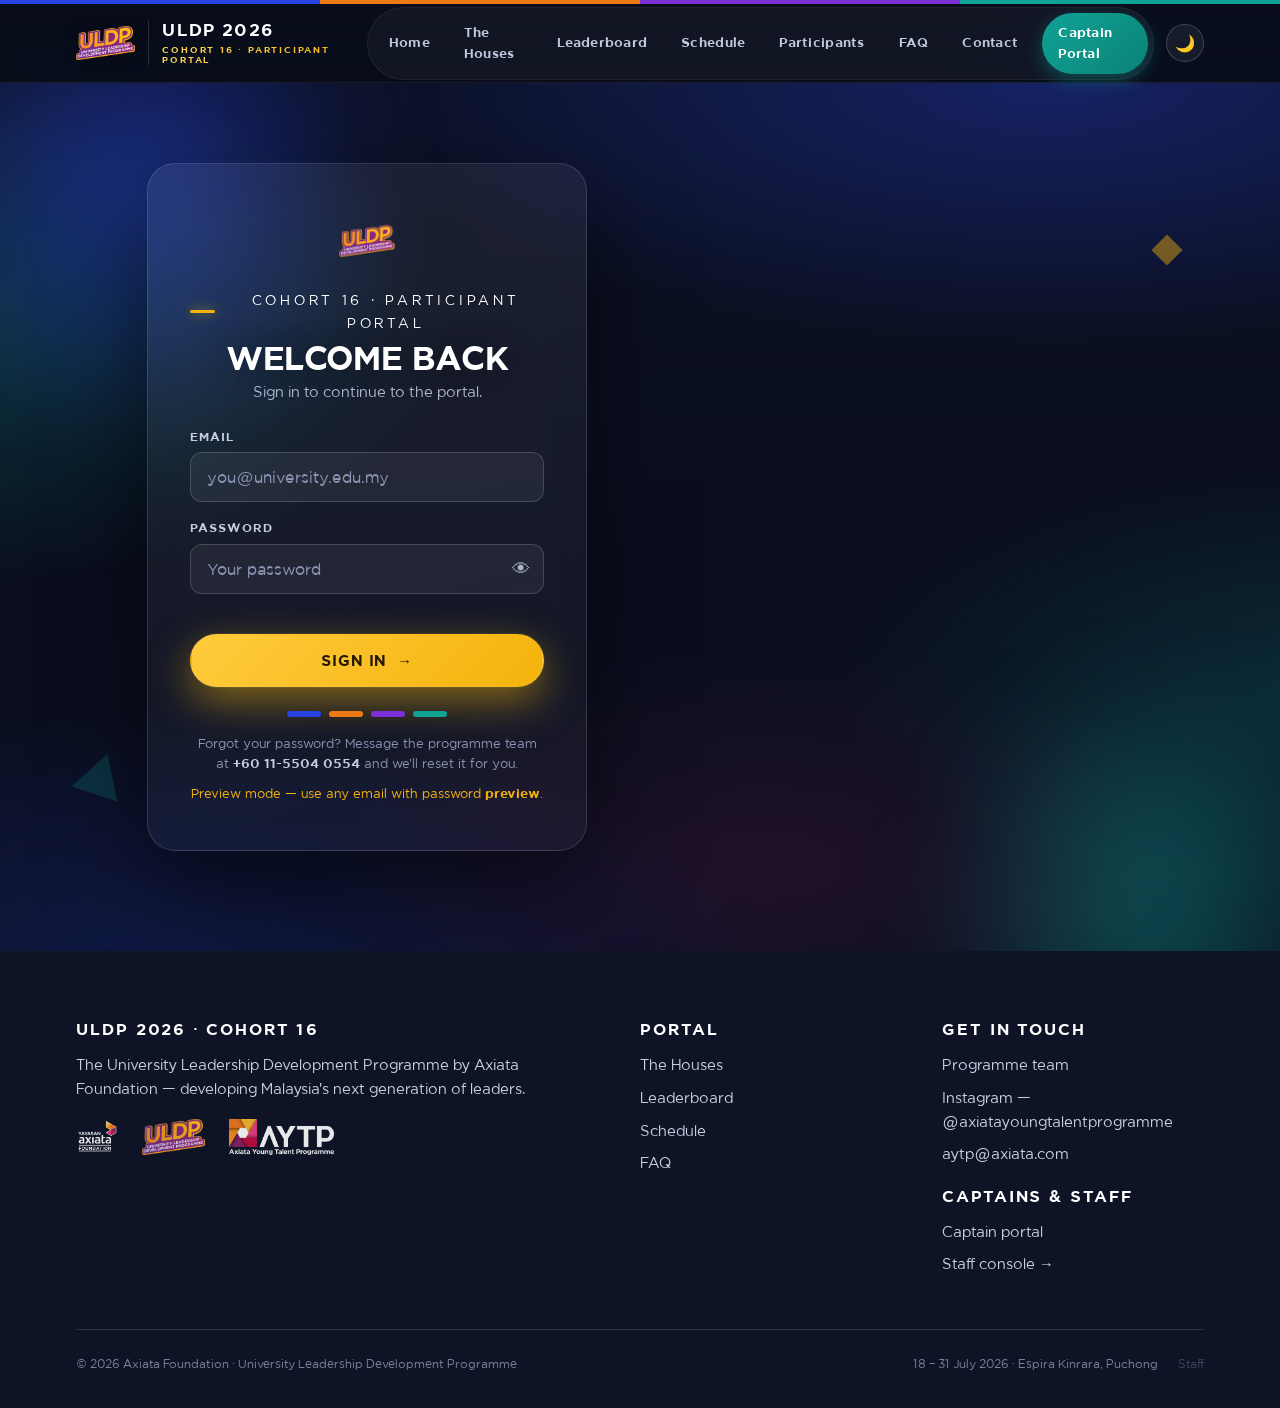
<file: index.html>
<!DOCTYPE html>
<html lang="en">
<head>
<meta charset="UTF-8">
<meta name="viewport" content="width=device-width, initial-scale=1.0">
<script src="assets/js/theme.js"></script>
<script src="assets/js/gate.js"></script>
<title>ULDP 2026 · Cohort 16 — Participant Portal</title>
<meta name="description" content="The official participant portal for the Axiata Foundation University Leadership Development Programme 2026 — Cohort 16. 18–31 July 2026.">
<meta property="og:title" content="ULDP 2026 · Cohort 16 — Participant Portal">
<meta property="og:description" content="Belong. Grow. Compete. Your home base for ULDP 2026.">
<meta property="og:image" content="assets/img/og/og-cover.jpg">
<meta property="og:type" content="website">
<link rel="icon" href="favicon.ico?v=2">
<link rel="icon" type="image/png" sizes="48x48" href="favicon-32.png?v=2">
<link rel="apple-touch-icon" href="apple-touch-icon.png?v=2">
<link rel="stylesheet" href="assets/css/styles.css?v=26">
</head>
<body data-page="index">
<header class="site"></header>

<!-- HERO + PROOF share one dark canvas for a seamless transition -->
<div class="herostack">
<!-- HERO (two-column, dark cinematic) -->
<div class="hero dark">
  <span class="geo tri-teal" style="left:3%;bottom:14%"></span>
  <span class="geo dia-yellow" style="right:46%;top:14%"></span>
  <div class="wrap">
    <div>
      <p class="eyebrow">Axiata Foundation · ULDP</p>
      <h1>ULDP <span class="txt-grad">2026</span><br>Cohort 16</h1>
      <p class="sub">One hundred of Malaysia's most promising undergraduates. Fourteen days that change how you lead.</p>
      <div class="meta">
        <span>📅 18 – 31 July 2026</span>
        <span>📍 Espira Kinrara, Puchong</span>
      </div>
      <div class="cta">
        <a class="btn btn-primary" href="houses.html">Meet the Houses <span class="arr">→</span></a>
        <a class="btn btn-ghost" href="schedule.html">See the journey</a>
      </div>
    </div>
    <div class="photo">
      <img src="assets/img/photos/hero-home.jpg" alt="ULDP participants on stage">
      <div class="badge"><b>C16</b><small>BELONG · GROW · COMPETE</small></div>
    </div>
  </div>
</div>

<!-- PROOF (stats + alumni) — dark, flows out of the hero -->
<div class="proof">
  <!-- STATS -->
  <div class="stats">
    <div class="st"><b>900+</b><small>Applicants</small></div>
    <div class="st"><b>100</b><small>Participants</small></div>
    <div class="st"><b>04</b><small>Houses</small></div>
  </div>

  <!-- ALUMNI STRIP -->
  <div class="alumni">
    <p class="lab">ULDP graduates now build careers at</p>
    <div class="strip" aria-label="Organisations where ULDP and AYTP alumni work">
      <div class="track">
        <span>McKinsey &amp; Company</span><span>Bain &amp; Company</span><span>JP Morgan Chase</span><span>Deloitte</span><span>EY</span><span>Oliver Wyman</span><span>Bank Negara Malaysia</span><span>Permodalan Nasional Berhad</span><span>Maybank</span><span>CIMB</span><span>Khazanah Nasional</span><span>Citi</span><span>NVIDIA</span>
        <span>McKinsey &amp; Company</span><span>Bain &amp; Company</span><span>JP Morgan Chase</span><span>Deloitte</span><span>EY</span><span>Oliver Wyman</span><span>Bank Negara Malaysia</span><span>Permodalan Nasional Berhad</span><span>Maybank</span><span>CIMB</span><span>Khazanah Nasional</span><span>Citi</span><span>NVIDIA</span>
      </div>
    </div>
  </div>
</div>
</div><!-- /herostack -->

<!-- PILLARS — feature ledger -->
<section>
  <div class="wrap">
    <div class="sechead">
      <div>
        <span class="index">01</span>
        <p class="eyebrow" style="margin-top:14px">Your ULDP experience</p>
        <h2>Belong. Grow.<br><span class="txt-grad">Compete.</span></h2>
      </div>
      <p class="lead">Three experiences that start before you arrive — and follow you all the way to graduation night.</p>
    </div>
    <div class="featlist">
      <div class="featrow reveal" style="--accent:var(--visionaries)">
        <div class="n">01</div>
        <div class="ft"><h3>Belong — Your House</h3><p>One of four Houses becomes your home team — your loudest supporters and your family for the entire programme.</p></div>
        <div class="ico">🏠</div>
      </div>
      <div class="featrow reveal" style="--accent:var(--connectors)">
        <div class="n">02</div>
        <div class="ft"><h3>Grow — The Programme</h3><p>A virtual bootcamp and an eight-day residential intensive with ThinkCodex and Axiata leaders. Real practice, real feedback.</p></div>
        <div class="ico">🌱</div>
      </div>
      <div class="featrow reveal" style="--accent:var(--builders)">
        <div class="n">03</div>
        <div class="ft"><h3>Compete — The Race</h3><p>Your House earns points from day one. Live standings, a long race, and a championship decided at graduation night.</p></div>
        <div class="ico">🏆</div>
      </div>
    </div>
  </div>
</section>

<!-- JOURNEY — step rail (dark moment) -->
<section class="band-deep">
  <span class="geo tri-teal" style="left:4%;top:14%"></span>
  <span class="geo dia-yellow" style="right:6%;bottom:16%"></span>
  <div class="wrap">
    <div class="sechead">
      <div>
        <span class="index">02</span>
        <p class="eyebrow" style="margin-top:14px">The journey</p>
        <h2>From first hello<br>to graduation night</h2>
      </div>
      <p class="lead">Five phases, one arc — from the day the cohort comes alive online to the night the Championship is decided.</p>
    </div>
    <div class="steprail">
      <div class="stp reveal" style="--accent:var(--connectors)">
        <div class="dot">01</div><div class="date">18 Jun – 17 Jul</div><h4>Pre-Programme</h4><p>Meet your cohort and your House online — before you ever meet.</p>
      </div>
      <div class="stp reveal" style="--accent:var(--visionaries)">
        <div class="dot">02</div><div class="date">18 – 21 Jul</div><h4>Virtual Bootcamp</h4><p>Four days on Zoom. Sessions, House moments, a few surprises.</p>
      </div>
      <div class="stp reveal" style="--accent:var(--builders)">
        <div class="dot">03</div><div class="date">23 – 31 Jul</div><h4>Physical Bootcamp</h4><p>Eight days, seven nights at Espira Kinrara. The full experience, live.</p>
      </div>
      <div class="stp reveal" style="--accent:var(--pink)">
        <div class="dot">04</div><div class="date">31 Jul</div><h4>Graduation</h4><p>Awards, the House Championship, and a night to remember.</p>
      </div>
    </div>
    <p style="margin-top:46px"><a class="btn btn-primary" href="schedule.html">Full schedule &amp; what to bring <span class="arr">→</span></a></p>
  </div>
</section>

<!-- HOUSES — tile deck -->
<section>
  <div class="wrap">
    <div class="sechead">
      <div>
        <span class="index">03</span>
        <p class="eyebrow" style="margin-top:14px">The four houses</p>
        <h2>Which one will<br>you call home?</h2>
      </div>
      <p class="lead">Visionaries. Builders. Purpose. Connectors. Four identities, one championship — revealed on House Reveal Day.</p>
    </div>
    <div class="housedeck">
      <a class="htile visionaries reveal" href="houses.html">
        <div class="num">01</div>
        <img class="emblem" src="assets/img/house-emblems/visionaries.png" alt="House of Visionaries emblem">
        <div><h3>Visionaries</h3><p class="tagline">The edge is the mind.</p><div class="go">Enter →</div></div>
      </a>
      <a class="htile builders reveal" href="houses.html">
        <div class="num">02</div>
        <img class="emblem" src="assets/img/house-emblems/builders.png" alt="House of Builders emblem">
        <div><h3>Builders</h3><p class="tagline">The edge is discipline.</p><div class="go">Enter →</div></div>
      </a>
      <a class="htile purpose reveal" href="houses.html">
        <div class="num">03</div>
        <img class="emblem" src="assets/img/house-emblems/purpose.png" alt="House of Purpose emblem">
        <div><h3>Purpose</h3><p class="tagline">The edge is meaning.</p><div class="go">Enter →</div></div>
      </a>
      <a class="htile connectors reveal" href="houses.html">
        <div class="num">04</div>
        <img class="emblem" src="assets/img/house-emblems/connectors.png" alt="House of Connectors emblem">
        <div><h3>Connectors</h3><p class="tagline">The edge is execution.</p><div class="go">Enter →</div></div>
      </a>
    </div>
  </div>
</section>

<!-- LEADERBOARD TEASER (dark moment) -->
<section class="band-deep">
  <span class="geo dia-yellow" style="left:6%;top:22%"></span>
  <span class="geo tri-teal" style="right:6%;bottom:20%"></span>
  <div class="wrap center">
    <p class="eyebrow reveal">The race</p>
    <h2 class="reveal" style="margin:14px 0">One leaderboard.<br>Four houses. <span class="txt-grad">No mercy.</span></h2>
    <p class="lead reveal">Standings go live on Reveal Day and update all programme long. How points are earned? You'll find out when it matters.</p>
    <div class="lbtease reveal">
      <div class="tr"><div class="nm">Visionaries</div><div class="tk"><i style="--w:84%;background:var(--visionaries)"></i></div></div>
      <div class="tr"><div class="nm">Builders</div><div class="tk"><i style="--w:72%;background:var(--builders)"></i></div></div>
      <div class="tr"><div class="nm">Connectors</div><div class="tk"><i style="--w:63%;background:var(--connectors)"></i></div></div>
      <div class="tr"><div class="nm">Purpose</div><div class="tk"><i style="--w:54%;background:var(--purpose)"></i></div></div>
    </div>
    <p class="reveal" style="font-size:.8rem;color:#79809c;margin-top:14px">Illustrative only — the real board unlocks on House Reveal Day.</p>
    <p style="margin-top:30px" class="reveal"><a class="btn btn-primary" href="leaderboard.html">View the standings <span class="arr">→</span></a></p>
  </div>
</section>

<footer class="site"></footer>
<script src="assets/js/config.js"></script>
<script src="assets/js/include.js"></script>
<script src="assets/js/main.js"></script>
</body>
</html>
</file>
<file: assets/css/styles.css>
/* ============================================================
   ULDP 2026 · Cohort 16 — Participant Portal
   v3 "BRIGHT EDITORIAL" — light, bold, modern.
   Light-first canvas, oversized condensed display type, soft
   rounded cards, house-colour accents, dark bands used sparingly
   for drama, grounded by a dark footer.
   ============================================================ */

/* ---------- Fonts ---------- */
@font-face{font-family:'Axiata';src:url('../fonts/AxiataBook.ttf') format('truetype');font-weight:400;font-style:normal;font-display:swap}
@font-face{font-family:'Axiata';src:url('../fonts/AxiataBookItalic.ttf') format('truetype');font-weight:400;font-style:italic;font-display:swap}
@font-face{font-family:'Axiata';src:url('../fonts/AxiataMedium.ttf') format('truetype');font-weight:500;font-style:normal;font-display:swap}
@font-face{font-family:'Axiata';src:url('../fonts/AxiataBold.ttf') format('truetype');font-weight:700;font-style:normal;font-display:swap}
@font-face{font-family:'DIN Condensed';src:url('../fonts/DINCondensedBold.ttf') format('truetype');font-weight:700;font-style:normal;font-display:swap}

/* ---------- Tokens ---------- */
:root{
  /* ----- default theme = DARK ----- */
  --bg:#0A0E1A; --paper:#141C30; --cream:#11182B;
  --ink:#ECEEF6; --ink-soft:#B4BDD4; --muted:#828BA6;
  --line:#28324C; --line-soft:#1E2740;
  --dark:#0E1426; --dark2:#141B33; --dark3:#1E2A4A;
  --visionaries:#2742E0; --builders:#EE7A12; --purpose:#7C2FD6; --connectors:#0FA295;
  --yellow:#F5B30C; --pink:#E0247E; --teal:#0FA295;
  --maxw:1180px; --radius:16px; --radius-lg:28px;
  --shadow:0 10px 30px rgba(0,0,0,.4); --shadow-lg:0 26px 60px rgba(0,0,0,.55);
  --display:'Axiata','Inter',-apple-system,Segoe UI,sans-serif;
  --body:'Axiata','Inter',-apple-system,Segoe UI,sans-serif;
  --num:'DIN Condensed','Oswald','Arial Narrow',sans-serif;
}
/* ----- LIGHT theme override ----- */
html[data-theme="light"]{
  --bg:#FBFAF5; --paper:#FFFFFF; --cream:#F1EDE1;
  --ink:#12172A; --ink-soft:#3C4258; --muted:#6E748A;
  --line:#E7E2D5; --line-soft:#EFEBE0;
  --shadow:0 10px 30px rgba(20,24,43,.08); --shadow-lg:0 26px 60px rgba(20,24,43,.13);
}

/* ---------- Reset / base ---------- */
*,*::before,*::after{box-sizing:border-box;margin:0;padding:0}
html{scroll-behavior:smooth;-webkit-text-size-adjust:100%}
body{font-family:var(--body);background:var(--bg);color:var(--ink);line-height:1.6;font-size:16px;-webkit-font-smoothing:antialiased;overflow-x:hidden}
img{max-width:100%;display:block}
a{color:inherit;text-decoration:none}
.wrap{max-width:var(--maxw);margin:0 auto;padding:0 26px}
section{padding:92px 0;position:relative}
::selection{background:var(--yellow);color:#000}

/* ---------- Type ---------- */
h1,h2,h3,h4{font-weight:700;line-height:1}
.display,h1,h2{font-family:var(--display);font-weight:700;text-transform:uppercase;letter-spacing:-.012em;line-height:1.04;color:var(--ink)}
h1{font-size:clamp(2.5rem,6.4vw,5rem)}
h2{font-size:clamp(1.85rem,4.2vw,3.2rem)}
h3{font-family:var(--body);font-weight:700;font-size:1.2rem;line-height:1.2;color:var(--ink)}
h4{color:var(--ink)}
p{color:var(--ink-soft)}
.lead{font-size:clamp(1.05rem,1.55vw,1.28rem);color:var(--muted);max-width:60ch;line-height:1.55}
.center{text-align:center}.center .lead{margin-left:auto;margin-right:auto}

.eyebrow,.kicker{font-family:var(--display);text-transform:uppercase;letter-spacing:.26em;font-size:.9rem;color:var(--ink);display:inline-flex;align-items:center;gap:12px}
.eyebrow::before,.kicker::before{content:"";width:28px;height:3px;background:var(--connectors);border-radius:2px}
.center .eyebrow,.center .kicker{justify-content:center}
.index{font-family:var(--display);font-size:clamp(3rem,8vw,7rem);line-height:.8;color:transparent;-webkit-text-stroke:1.5px rgba(255,255,255,.18)}
html[data-theme="light"] .index{-webkit-text-stroke-color:rgba(18,23,42,.16)}

.mark{position:relative;white-space:nowrap}
.mark::after{content:"";position:absolute;left:-.04em;right:-.04em;bottom:.06em;height:.34em;background:var(--yellow);z-index:-1;transform:skewX(-9deg)}
.txt-grad{background:linear-gradient(100deg,var(--connectors),var(--visionaries));-webkit-background-clip:text;background-clip:text;-webkit-text-fill-color:transparent}

/* ---------- Scroll progress + header ---------- */
.scrollbar{position:fixed;top:0;left:0;height:3px;width:0;background:linear-gradient(90deg,var(--connectors),var(--yellow),var(--pink));z-index:120;box-shadow:0 0 12px rgba(245,179,12,.5)}
header.site{position:sticky;top:0;z-index:100;background:linear-gradient(180deg,rgba(9,13,26,.86),rgba(9,13,26,.72));backdrop-filter:blur(18px) saturate(140%);-webkit-backdrop-filter:blur(18px) saturate(140%);border-bottom:1px solid rgba(255,255,255,.07);transition:background .3s,box-shadow .3s,border-color .3s}
header.site.scrolled{background:rgba(8,11,22,.94);box-shadow:0 14px 40px rgba(0,0,0,.4);border-bottom-color:rgba(255,255,255,.1)}
.house-strip{display:flex;height:4px}
.house-strip span{flex:1}
.house-strip .s1{background:var(--visionaries)}.house-strip .s2{background:var(--builders)}
.house-strip .s3{background:var(--purpose)}.house-strip .s4{background:var(--connectors)}
.nav{display:flex;align-items:center;justify-content:space-between;height:78px;transition:height .3s}
header.site.scrolled .nav{height:66px}
.nav .brand{display:flex;align-items:center;gap:13px;position:relative}
.nav .brand img{height:34px;width:auto;filter:drop-shadow(0 2px 8px rgba(0,0,0,.4));transition:height .3s}
header.site.scrolled .nav .brand img{height:30px}
.nav .brand .t{font-family:var(--display);font-weight:700;text-transform:uppercase;font-size:1.04rem;letter-spacing:.07em;line-height:1.12;color:#fff;padding-left:13px;border-left:1px solid rgba(255,255,255,.14)}
.nav .brand .t small{display:block;margin-top:5px;font-family:var(--display);font-weight:700;font-size:.56rem;background:linear-gradient(100deg,#FFD75A,var(--yellow));-webkit-background-clip:text;background-clip:text;-webkit-text-fill-color:transparent;letter-spacing:.2em}
@media(max-width:460px){.nav .brand .t{border-left:0;padding-left:0}.nav .brand .t small{display:none}}
.nav ul{display:flex;gap:2px;list-style:none;align-items:center;background:rgba(255,255,255,.04);border:1px solid rgba(255,255,255,.06);padding:5px;border-radius:999px}
.nav ul li{display:flex}
.nav ul a{position:relative;display:block;padding:9px 16px;border-radius:999px;color:#c2c8de;font-size:.84rem;font-weight:600;letter-spacing:.02em;transition:color .25s,background .25s}
.nav ul a:hover{color:#fff;background:rgba(255,255,255,.07)}
.nav ul a.active{color:#0b1020;background:linear-gradient(135deg,#FFD75A,var(--yellow));box-shadow:0 6px 18px rgba(245,179,12,.4)}
.nav ul a[data-page="captain"]{color:#fff;background:linear-gradient(135deg,var(--connectors),#0c8378);box-shadow:0 6px 18px rgba(15,162,149,.4);margin-left:6px}
.nav ul a[data-page="captain"]:hover{color:#fff;background:linear-gradient(135deg,#13bcab,var(--connectors));box-shadow:0 10px 24px rgba(15,162,149,.55)}
.nav ul a[data-page="captain"].active{color:#fff;background:linear-gradient(135deg,#13bcab,var(--connectors))}
.nav-right{display:flex;align-items:center;gap:12px}
.theme-tog{width:38px;height:38px;border-radius:50%;border:1px solid rgba(255,255,255,.18);background:rgba(255,255,255,.06);color:#fff;cursor:pointer;font-size:1.02rem;line-height:1;display:inline-flex;align-items:center;justify-content:center;transition:background .2s,transform .2s;flex-shrink:0}
.theme-tog:hover{background:rgba(255,255,255,.14);transform:translateY(-1px)}
.nav .burger{display:none;background:none;border:0;cursor:pointer;padding:8px;z-index:2}
.nav .burger span{display:block;width:25px;height:2px;background:#fff;margin:6px 0;border-radius:2px;transition:.25s}
.nav .burger[aria-expanded="true"] span:nth-child(1){transform:translateY(8px) rotate(45deg)}
.nav .burger[aria-expanded="true"] span:nth-child(2){opacity:0}
.nav .burger[aria-expanded="true"] span:nth-child(3){transform:translateY(-8px) rotate(-45deg)}
@media(max-width:960px){
  .nav .burger{display:block}
  .nav ul{position:fixed;inset:84px 12px auto 12px;background:rgba(16,21,40,.96);backdrop-filter:blur(18px);-webkit-backdrop-filter:blur(18px);border:1px solid rgba(255,255,255,.1);flex-direction:column;align-items:stretch;padding:12px;gap:4px;border-radius:20px;transform:translateY(-140%);opacity:0;transition:transform .35s cubic-bezier(.16,1,.3,1),opacity .25s;box-shadow:0 30px 70px rgba(0,0,0,.5)}
  .nav ul.open{transform:translateY(0);opacity:1}
  .nav ul li{display:block}
  .nav ul a{padding:14px 16px;border-radius:14px;font-size:1rem}
  .nav ul a[data-page="captain"]{margin-left:0;margin-top:4px}
}

/* ---------- Buttons ---------- */
.btn{display:inline-flex;align-items:center;gap:10px;padding:15px 30px;border-radius:999px;font-family:var(--body);font-weight:700;text-transform:uppercase;letter-spacing:.06em;font-size:.92rem;cursor:pointer;border:2px solid transparent;transition:transform .2s cubic-bezier(.3,.9,.3,1),box-shadow .2s,background .2s,color .2s,border-color .2s}
.btn:hover{transform:translateY(-3px)}
.btn:active{transform:translateY(-1px)}
.btn-primary{background:linear-gradient(135deg,#FFCB3D,var(--yellow));color:#241900;box-shadow:0 10px 24px rgba(245,179,12,.34)}
.btn-primary:hover{box-shadow:0 16px 38px rgba(245,179,12,.48)}
.btn-ghost{background:transparent;color:var(--ink);border-color:var(--ink)}
.btn-ghost:hover{background:var(--ink);color:#fff;box-shadow:0 12px 28px rgba(18,23,42,.22)}
.btn-navy{background:linear-gradient(135deg,var(--dark3),var(--dark));color:#fff;box-shadow:0 10px 24px rgba(14,20,38,.3)}
.btn-navy:hover{box-shadow:0 16px 38px rgba(14,20,38,.44)}
.btn .arr{transition:transform .2s}.btn:hover .arr{transform:translateX(5px)}

/* ---------- Marquee + Alumni strip ---------- */
.marquee{border-top:1px solid var(--line);border-bottom:1px solid var(--line);padding:16px 0;overflow:hidden;background:var(--ink)}
.marquee .track{display:flex;gap:46px;white-space:nowrap;width:max-content;animation:scroll-x 28s linear infinite}
.marquee span{font-family:var(--display);text-transform:uppercase;font-size:1.45rem;letter-spacing:.05em;color:#79809c;display:inline-flex;align-items:center;gap:46px}
.marquee span::after{content:"●";color:var(--yellow);font-size:.6rem}
@keyframes scroll-x{to{transform:translateX(-50%)}}

.alumni{background:var(--paper);border-top:1px solid var(--line);border-bottom:1px solid var(--line);padding:34px 0}
.alumni .lab{text-align:center;font-family:var(--display);text-transform:uppercase;letter-spacing:.22em;font-size:.82rem;color:var(--muted);margin-bottom:20px}
.alumni .lab b{color:var(--ink)}
.alumni .strip{overflow:hidden;-webkit-mask-image:linear-gradient(90deg,transparent,#000 9%,#000 91%,transparent);mask-image:linear-gradient(90deg,transparent,#000 9%,#000 91%,transparent)}
.alumni .track{display:flex;gap:52px;width:max-content;align-items:center;animation:scroll-x 34s linear infinite}
.alumni .track span{font-family:var(--display);text-transform:uppercase;font-size:1.55rem;letter-spacing:.02em;color:var(--ink);opacity:.5;white-space:nowrap;transition:opacity .2s,color .2s}
.alumni .track span:hover{opacity:1;color:var(--connectors)}
.alumni:hover .track,.marquee:hover .track{animation-play-state:paused}
@media(prefers-reduced-motion:reduce){.marquee .track,.alumni .track{animation:none}.alumni .strip{-webkit-mask-image:none;mask-image:none;overflow:auto}}

/* ---------- Hero (original two-column, light) ---------- */
.hero{position:relative;overflow:hidden;background:
  radial-gradient(90% 80% at 92% -10%,rgba(39,66,224,.10),transparent 55%),
  radial-gradient(80% 70% at -5% 110%,rgba(15,162,149,.12),transparent 55%),
  linear-gradient(180deg,var(--paper),var(--bg))}
.hero .wrap{position:relative;z-index:2;display:grid;grid-template-columns:1.08fr .92fr;gap:50px;align-items:center;padding-top:70px;padding-bottom:80px}
.hero.solo .wrap{grid-template-columns:1fr;max-width:920px}
.hero h1{color:var(--ink);margin-bottom:6px}
.hero p.sub{color:var(--ink-soft);font-size:clamp(1.05rem,1.5vw,1.25rem);max-width:50ch;margin:22px 0 4px;line-height:1.5}
.hero .meta{display:flex;flex-wrap:wrap;gap:10px;margin-top:24px}
.hero .meta span{border:1px solid var(--line);background:var(--paper);box-shadow:var(--shadow);padding:9px 16px;border-radius:999px;font-size:.84rem;color:var(--ink-soft);font-weight:600}
.hero .cta{margin-top:30px;display:flex;gap:13px;flex-wrap:wrap}
.hero .photo{position:relative}
.hero .photo img{border-radius:var(--radius-lg);box-shadow:var(--shadow-lg);width:100%;object-fit:cover;aspect-ratio:4/5}
.hero .photo::after{content:"";position:absolute;inset:auto -16px -16px auto;width:108px;height:108px;background:rgba(245,179,12,.5);border-radius:22px;transform:rotate(10deg);z-index:-1}
.hero .photo::before{content:"";position:absolute;left:-18px;top:-16px;width:64px;height:64px;border:5px solid rgba(15,162,149,.35);border-radius:50%;z-index:-1}
.hero .photo .badge{position:absolute;left:-18px;bottom:26px;background:var(--ink);color:#fff;font-family:var(--display);text-transform:uppercase;padding:12px 18px;border-radius:14px;line-height:.95;box-shadow:var(--shadow-lg)}
.hero .photo .badge b{display:block;font-size:1.9rem;color:var(--yellow)}
.hero .photo .badge small{font-size:.62rem;letter-spacing:.16em}
@media(max-width:880px){.hero .wrap{grid-template-columns:1fr;gap:34px;padding-top:50px}.hero .photo img{aspect-ratio:16/11}.hero .photo{max-width:560px}}

/* ---------- Hero — DARK cinematic (home) ---------- */
.hero.dark{
  background:
    radial-gradient(120% 120% at 85% -20%,rgba(39,66,224,.32),transparent 50%),
    radial-gradient(100% 100% at 0% 120%,rgba(15,162,149,.26),transparent 52%),
    radial-gradient(90% 90% at 50% 50%,rgba(224,36,126,.10),transparent 60%),
    linear-gradient(165deg,#0c1124 0%,#0a0e1e 55%,#080b18 100%)}
.hero.dark::before{content:"";position:absolute;width:520px;height:520px;left:-120px;top:-160px;border-radius:50%;background:radial-gradient(circle,rgba(39,66,224,.5),transparent 70%);filter:blur(40px);z-index:0;animation:blobA 16s ease-in-out infinite alternate}
.hero.dark::after{content:"";position:absolute;width:460px;height:460px;right:-100px;bottom:-180px;border-radius:50%;background:radial-gradient(circle,rgba(15,162,149,.45),transparent 70%);filter:blur(44px);z-index:0;animation:blobB 19s ease-in-out infinite alternate}
@keyframes blobA{to{transform:translate(60px,40px) scale(1.12)}}
@keyframes blobB{to{transform:translate(-50px,-40px) scale(1.16)}}
@media(prefers-reduced-motion:reduce){.hero.dark::before,.hero.dark::after{animation:none}}
.hero.dark .wrap{z-index:2}
.hero.dark .eyebrow{color:#fff}
.hero.dark .eyebrow::before{background:var(--yellow);box-shadow:0 0 12px rgba(245,179,12,.7)}
.hero.dark h1{color:#fff;text-shadow:0 2px 30px rgba(0,0,0,.4)}
.hero.dark h1 .txt-grad{background:linear-gradient(100deg,#FFD75A,var(--yellow) 55%,#FF9D2E);-webkit-background-clip:text;background-clip:text;-webkit-text-fill-color:transparent}
.hero.dark p.sub{color:#c3cae3}
.hero.dark .meta span{background:rgba(255,255,255,.05);border:1px solid rgba(255,255,255,.12);color:#dde2f2;box-shadow:none;backdrop-filter:blur(6px);-webkit-backdrop-filter:blur(6px)}
.hero.dark .btn-ghost{color:#fff;border-color:rgba(255,255,255,.4)}
.hero.dark .btn-ghost:hover{background:#fff;color:var(--ink);border-color:#fff}
.hero.dark .btn-primary{box-shadow:0 0 0 1px rgba(255,255,255,.06),0 14px 40px rgba(245,179,12,.5)}
.hero.dark .photo img{box-shadow:0 30px 80px rgba(0,0,0,.6),0 0 0 1px rgba(255,255,255,.06)}
.hero.dark .photo::after{background:rgba(245,179,12,.55);filter:blur(2px)}
.hero.dark .photo::before{border-color:rgba(15,162,149,.6)}
.hero.dark .photo .badge{background:rgba(11,16,30,.85);border:1px solid rgba(255,255,255,.14);backdrop-filter:blur(8px);-webkit-backdrop-filter:blur(8px)}

/* geo accents */
.geo{position:absolute;pointer-events:none;opacity:.8}
.geo.tri-teal{width:0;height:0;border-left:24px solid transparent;border-right:24px solid transparent;border-bottom:42px solid rgba(15,162,149,.28);transform:rotate(18deg)}
.geo.tri-blue{width:0;height:0;border-left:18px solid transparent;border-right:18px solid transparent;border-bottom:30px solid rgba(39,66,224,.3);transform:rotate(-24deg)}
.geo.dia-yellow{width:22px;height:22px;background:rgba(245,179,12,.55);transform:rotate(45deg)}
.geo.ring-pink{width:30px;height:30px;border:3px solid rgba(224,36,126,.4);border-radius:50%}

/* ---------- Stats strip ---------- */
/* Proof band — clean light stats that flow into the alumni strip */
.stats{max-width:1000px;margin:0 auto;padding:66px 24px 30px;display:grid;grid-template-columns:repeat(3,1fr)}
.stats .st{text-align:center;padding:6px 22px}
.stats .st + .st{border-left:1px solid var(--line)}
.stats .st b{display:inline-block;position:relative;font-family:var(--num);font-weight:700;font-size:clamp(2.9rem,6vw,4.6rem);line-height:.92;color:var(--ink);letter-spacing:-.01em;padding-bottom:14px}
.stats .st b::after{content:"";position:absolute;left:50%;bottom:0;transform:translateX(-50%);width:32px;height:4px;border-radius:2px;background:linear-gradient(90deg,#FFCB3D,var(--yellow))}
.stats .st small{display:block;margin-top:14px;font-family:var(--display);text-transform:uppercase;letter-spacing:.2em;color:var(--muted);font-size:.82rem}
@media(max-width:560px){.stats{padding:44px 14px 18px;column-gap:0}.stats .st{padding:4px 8px}.stats .st b{font-size:2.3rem;padding-bottom:10px}.stats .st b::after{width:24px;height:3px}.stats .st small{font-size:.62rem;letter-spacing:.1em}}
/* Hero + proof share ONE rich dark canvas → seamless, pretty top to bottom */
.herostack{position:relative;background:
  radial-gradient(110% 60% at 82% 0%,rgba(39,66,224,.34),transparent 50%),     /* blue · top-right */
  radial-gradient(80% 55% at -8% 28%,rgba(15,162,149,.26),transparent 55%),    /* teal · mid-left */
  radial-gradient(70% 46% at 104% 70%,rgba(15,162,149,.20),transparent 55%),   /* teal · lower-right (stats) */
  radial-gradient(85% 50% at 12% 100%,rgba(39,66,224,.18),transparent 55%),    /* blue · bottom-left */
  radial-gradient(60% 42% at 60% 90%,rgba(224,36,126,.10),transparent 60%),    /* pink · lower glow */
  linear-gradient(180deg,#0c1124 0%,#0a0e1e 55%,#0a0f20 100%)}
.herostack .hero.dark{background:transparent}
/* Dark "proof" zone — stats + alumni; transparent so the shared canvas shows through */
.proof{position:relative;background:transparent}
.proof .stats .st b{font-family:var(--body);font-weight:700}   /* numbers in Axiata, like the hero heading */
.proof .stats .st + .st{border-left-color:rgba(255,255,255,.10)}
.proof .stats .st b{color:#fff}
.proof .stats .st small{color:#9aa2c0}
.proof .alumni{background:transparent;border-top:1px solid rgba(255,255,255,.08);border-bottom:1px solid rgba(255,255,255,.08)}
.proof .alumni .lab{color:#8b93b2}
.proof .alumni .lab b{color:#fff}
.proof .alumni .track span{color:#aeb6ce;opacity:.45}
.proof .alumni .track span:hover{opacity:1;color:var(--yellow)}

/* ---------- Section heads ---------- */
.sechead{display:flex;align-items:flex-end;justify-content:space-between;gap:24px;margin-bottom:48px;flex-wrap:wrap}
.sechead .index{margin-bottom:6px}
.sechead h2{max-width:18ch}
.center.sechead{flex-direction:column;align-items:center}

/* ---------- Cards & grid ---------- */
.grid{display:grid;gap:22px}
.grid.c2{grid-template-columns:repeat(2,1fr)}
.grid.c3{grid-template-columns:repeat(3,1fr)}
.grid.c4{grid-template-columns:repeat(4,1fr)}
@media(max-width:900px){.grid.c3,.grid.c4{grid-template-columns:repeat(2,1fr)}}
@media(max-width:560px){.grid.c2,.grid.c3,.grid.c4{grid-template-columns:1fr}}
.card{position:relative;background:var(--paper);border:1px solid var(--line);border-radius:var(--radius-lg);padding:34px 30px;overflow:hidden;box-shadow:var(--shadow);transition:transform .25s ease,box-shadow .25s ease}
.card::before{content:"";position:absolute;left:0;top:0;height:5px;width:100%;background:var(--muted);transform:scaleX(0);transform-origin:left;transition:transform .35s ease}
.card:hover{transform:translateY(-6px);box-shadow:var(--shadow-lg)}
.card:hover::before{transform:scaleX(1)}
.card h3{margin:18px 0 10px;font-size:1.3rem}
.card p{color:var(--muted);font-size:.97rem}
.card .icon{width:58px;height:58px;border-radius:16px;display:flex;align-items:center;justify-content:center;font-size:26px}
.card.t-teal::before{background:var(--connectors)} .card.t-teal .icon{background:rgba(15,162,149,.14)}
.card.t-pink::before{background:var(--pink)} .card.t-pink .icon{background:rgba(224,36,126,.12)}
.card.t-orange::before{background:var(--builders)} .card.t-orange .icon{background:rgba(238,122,18,.14)}
.card.t-navy::before{background:var(--visionaries)} .card.t-navy .icon{background:rgba(39,66,224,.12)}
.card.t-purple::before{background:var(--purpose)} .card.t-purple .icon{background:rgba(124,47,214,.12)}
a.card{display:block}

/* ---------- Bands ---------- */
.band{background:var(--cream)}
.band .card{background:var(--paper)}
/* dark dramatic band — used sparingly */
.band-deep{background:linear-gradient(165deg,var(--dark2),var(--dark));color:#E7EAF3;position:relative;overflow:hidden}
.band-deep::before{content:"";position:absolute;top:-160px;right:-120px;width:520px;height:520px;border-radius:50%;background:radial-gradient(circle,rgba(39,66,224,.26),transparent 62%);pointer-events:none}
.band-deep::after{content:"";position:absolute;bottom:-180px;left:-120px;width:460px;height:460px;border-radius:50%;background:radial-gradient(circle,rgba(245,179,12,.12),transparent 64%);pointer-events:none}
.band-deep .wrap{position:relative;z-index:1}

/* ---------- Feature ledger rows ---------- */
.featlist{margin-top:6px}
.featrow{display:grid;grid-template-columns:auto 1fr auto;gap:clamp(20px,4vw,56px);align-items:center;padding:clamp(26px,4vw,46px) 0;border-top:1px solid var(--line);position:relative}
.featlist .featrow:last-child{border-bottom:1px solid var(--line)}
.featrow .n{font-family:var(--display);font-size:clamp(3rem,8vw,7rem);line-height:.8;color:transparent;-webkit-text-stroke:1.5px var(--accent,var(--yellow))}
.featrow .ft h3{font-family:var(--display);text-transform:uppercase;font-size:clamp(1.7rem,4.5vw,3rem);line-height:.98;margin-bottom:10px}
.featrow .ft p{max-width:52ch;color:var(--muted)}
.featrow .ico{width:clamp(64px,9vw,94px);height:clamp(64px,9vw,94px);border-radius:22px;display:flex;align-items:center;justify-content:center;font-size:clamp(28px,4vw,40px);background:color-mix(in srgb,var(--accent,var(--yellow)) 14%,#fff);border:1px solid color-mix(in srgb,var(--accent,var(--yellow)) 36%,transparent);transition:transform .3s}
.featrow:hover .ico{transform:translateY(-6px) rotate(-4deg)}
@media(max-width:720px){.featrow{grid-template-columns:auto 1fr;gap:18px}.featrow .ico{display:none}.featrow .n{font-size:3rem}}

/* ---------- Connected step rail ---------- */
.steprail{display:grid;grid-template-columns:repeat(4,1fr);gap:14px;position:relative;margin-top:18px}
.steprail::before{content:"";position:absolute;top:33px;left:11%;right:11%;height:2px;background:repeating-linear-gradient(90deg,var(--line) 0 9px,transparent 9px 18px)}
.steprail .stp{text-align:center;padding:0 8px;position:relative}
.steprail .dot{width:68px;height:68px;border-radius:50%;margin:0 auto 18px;display:flex;align-items:center;justify-content:center;font-family:var(--display);font-size:1.7rem;color:#fff;background:var(--dark2);border:2px solid var(--accent,var(--yellow));position:relative;z-index:1;transition:transform .25s}
.steprail .stp:hover .dot{transform:scale(1.08)}
.steprail .date{font-family:var(--display);text-transform:uppercase;letter-spacing:.06em;font-size:.92rem;color:var(--accent,var(--builders))}
.steprail h4{font-size:1.12rem;margin:3px 0 6px}
.steprail p{font-size:.9rem;color:var(--muted)}
@media(max-width:760px){.steprail{grid-template-columns:1fr;gap:22px}.steprail::before{display:none}.steprail .stp{display:grid;grid-template-columns:68px 1fr;gap:18px;text-align:left;align-items:center}.steprail .dot{margin:0}}

/* ---------- House tile deck ---------- */
.housedeck{display:grid;grid-template-columns:repeat(4,1fr);gap:16px}
@media(max-width:900px){.housedeck{grid-template-columns:repeat(2,1fr)}}
@media(max-width:520px){.housedeck{grid-template-columns:1fr}}
.htile{position:relative;border-radius:var(--radius-lg);overflow:hidden;border:1px solid var(--line);background:var(--paper);box-shadow:var(--shadow);padding:30px 26px;min-height:312px;display:flex;flex-direction:column;justify-content:space-between;border-top:4px solid var(--accent);transition:transform .28s,box-shadow .28s}
.htile::before{content:"";position:absolute;inset:0;background:radial-gradient(120% 80% at 50% 0%,color-mix(in srgb,var(--accent) 16%,transparent),transparent 60%);opacity:0;transition:opacity .35s}
.htile:hover{transform:translateY(-8px);box-shadow:var(--shadow-lg)}
.htile:hover::before{opacity:1}
.htile>*{position:relative;z-index:1}
.htile .emblem{width:90px;height:90px;filter:drop-shadow(0 8px 16px rgba(20,24,43,.18))}
.htile .num{position:absolute;top:18px;right:22px;font-family:var(--display);font-size:2.3rem;color:transparent;-webkit-text-stroke:1.5px color-mix(in srgb,var(--accent) 55%,transparent);z-index:1}
.htile h3{font-family:var(--display);text-transform:uppercase;font-size:1.7rem;color:var(--ink);line-height:.95;margin-top:18px}
.htile .tagline{color:var(--muted);font-size:.92rem;margin-top:6px}
.htile .go{margin-top:14px;font-family:var(--display);text-transform:uppercase;font-size:.82rem;letter-spacing:.1em;color:var(--accent)}
.htile.visionaries{--accent:var(--visionaries)}.htile.builders{--accent:var(--builders)}
.htile.purpose{--accent:var(--purpose)}.htile.connectors{--accent:var(--connectors)}

/* ---------- House cards (houses page) ---------- */
.house-card{position:relative;border-radius:var(--radius-lg);overflow:hidden;background:var(--paper);border:1px solid var(--line);box-shadow:var(--shadow);transition:transform .25s,box-shadow .25s}
.house-card:hover{transform:translateY(-6px);box-shadow:var(--shadow-lg)}
.house-card .head{padding:30px 30px 0;display:flex;align-items:center;gap:18px}
.house-card .head img{width:78px;height:78px}
.house-card .body{padding:16px 30px 30px}
.house-card h3{font-family:var(--display);text-transform:uppercase;font-size:1.7rem;color:var(--ink);line-height:.95}
.house-card .tag{font-style:italic;color:var(--muted);font-size:.95rem;margin-top:4px}
.house-card p{color:var(--muted)}
.house-card .edge{display:inline-block;margin-top:14px;font-family:var(--display);text-transform:uppercase;font-size:.82rem;letter-spacing:.1em;padding:7px 15px;border-radius:999px;color:#fff}
.house-card.visionaries{border-top:4px solid var(--visionaries)}.house-card.visionaries .edge{background:var(--visionaries)}
.house-card.builders{border-top:4px solid var(--builders)}.house-card.builders .edge{background:var(--builders)}
.house-card.purpose{border-top:4px solid var(--purpose)}.house-card.purpose .edge{background:var(--purpose)}
.house-card.connectors{border-top:4px solid var(--connectors)}.house-card.connectors .edge{background:var(--connectors)}
.people{display:grid;grid-template-columns:repeat(10,1fr);gap:8px;margin-top:18px}
.people i{display:block;aspect-ratio:1/1;opacity:.9;-webkit-mask:url("data:image/svg+xml,%3Csvg xmlns='http://www.w3.org/2000/svg' viewBox='0 0 24 24'%3E%3Ccircle cx='12' cy='7' r='4.2'/%3E%3Cpath d='M3.5 22c0-5 3.8-8.3 8.5-8.3s8.5 3.3 8.5 8.3z'/%3E%3C/svg%3E") center/contain no-repeat;mask:url("data:image/svg+xml,%3Csvg xmlns='http://www.w3.org/2000/svg' viewBox='0 0 24 24'%3E%3Ccircle cx='12' cy='7' r='4.2'/%3E%3Cpath d='M3.5 22c0-5 3.8-8.3 8.5-8.3s8.5 3.3 8.5 8.3z'/%3E%3C/svg%3E") center/contain no-repeat;transition:transform .2s,opacity .2s}
.people i:hover{transform:translateY(-2px) scale(1.12);opacity:1}
.visionaries .people i{background:var(--visionaries)}.builders .people i{background:var(--builders)}
.purpose .people i{background:var(--purpose)}.connectors .people i{background:var(--connectors)}

/* ---------- Steps (legacy numbered) ---------- */
.steps{counter-reset:s;display:grid;gap:16px}
.step{position:relative;background:var(--paper);border:1px solid var(--line);box-shadow:var(--shadow);border-radius:var(--radius);padding:26px 28px 26px 92px}
.step::before{counter-increment:s;content:counter(s,decimal-leading-zero);position:absolute;left:24px;top:22px;font-family:var(--display);font-size:2.4rem;color:transparent;-webkit-text-stroke:1.5px var(--connectors)}
.step h3{margin-bottom:6px}.step p{color:var(--muted);font-size:.95rem}

/* ---------- Timeline ---------- */
.timeline{position:relative;padding-left:30px}
.timeline::before{content:"";position:absolute;left:9px;top:16px;bottom:16px;width:2px;background:linear-gradient(180deg,var(--connectors),var(--visionaries),var(--purpose),var(--builders))}
.tl-item{position:relative;background:var(--paper);border:1px solid var(--line);border-left:4px solid var(--accent,var(--connectors));border-radius:16px;padding:22px 26px;margin-bottom:16px;box-shadow:var(--shadow);transition:transform .2s ease,box-shadow .2s ease}
.tl-item:last-child{margin-bottom:0}
.tl-item:hover{transform:translateX(5px);box-shadow:var(--shadow-lg)}
.tl-item::before{content:"";position:absolute;left:-29px;top:26px;width:14px;height:14px;border-radius:50%;background:var(--accent,var(--connectors));box-shadow:0 0 0 4px var(--bg),0 0 0 6px color-mix(in srgb,var(--accent,var(--connectors)) 45%,transparent)}
.tl-item .when{font-family:var(--num);text-transform:uppercase;font-size:1.2rem;letter-spacing:.03em;color:var(--accent,var(--connectors))}
.tl-item h3{font-family:var(--display);text-transform:uppercase;font-size:1.45rem;margin:2px 0 6px;color:var(--ink)}
.tl-item p{color:var(--muted);max-width:64ch}

/* ---------- Leaderboard ---------- */
.lb-card{background:linear-gradient(165deg,var(--dark2),var(--dark));border:1px solid rgba(255,255,255,.1);border-radius:var(--radius-lg);padding:38px;box-shadow:0 30px 60px rgba(0,0,0,.30)}
.lb-row{display:grid;grid-template-columns:64px 160px 1fr 92px;align-items:center;gap:16px;padding:18px 0;border-bottom:1px solid rgba(255,255,255,.1)}
.lb-row:last-child{border-bottom:0}
.lb-rank{font-family:var(--num);font-size:2.6rem;color:#6e769a;text-align:center;line-height:1}
.lb-rank.r1{color:var(--yellow)}
.lb-name{font-family:var(--display);text-transform:uppercase;font-size:1.35rem;color:#fff;letter-spacing:.02em}
.lb-track{background:rgba(255,255,255,.08);border-radius:999px;height:30px;overflow:hidden}
.lb-bar{height:100%;border-radius:999px;display:flex;width:0;transition:width 1.1s cubic-bezier(.25,.9,.3,1)}
.lb-bar span{height:100%}
.lb-pts{font-family:var(--num);font-size:2.2rem;text-align:right;color:#fff}
.lb-updated{margin-top:20px;font-size:.82rem;color:#9aa2bd;text-align:right}
.legend{display:flex;flex-wrap:wrap;gap:18px;margin-top:20px;font-size:.85rem;color:#aeb6ce}
.legend i{display:inline-block;width:12px;height:12px;border-radius:3px;margin-right:7px;vertical-align:-1px}
@media(max-width:680px){.lb-row{grid-template-columns:44px 1fr 72px;grid-template-areas:"rank name pts" "track track track"}
.lb-rank{grid-area:rank}.lb-name{grid-area:name}.lb-pts{grid-area:pts}.lb-track{grid-area:track}}
.mvp-grid{display:grid;grid-template-columns:repeat(4,1fr);gap:18px}
@media(max-width:900px){.mvp-grid{grid-template-columns:repeat(2,1fr)}}
@media(max-width:560px){.mvp-grid{grid-template-columns:1fr}}
.mvp{background:linear-gradient(165deg,var(--dark2),var(--dark));border:1px solid rgba(255,255,255,.1);box-shadow:0 18px 40px rgba(0,0,0,.22);border-radius:var(--radius);padding:24px;border-top:4px solid var(--muted)}
.mvp.visionaries{border-top-color:var(--visionaries)}.mvp.builders{border-top-color:var(--builders)}
.mvp.purpose{border-top-color:var(--purpose)}.mvp.connectors{border-top-color:var(--connectors)}
.mvp h4{font-family:var(--display);text-transform:uppercase;letter-spacing:.1em;color:#aeb6ce;margin-bottom:14px;font-size:1rem}
.mvp ol{list-style:none}.mvp li{display:flex;justify-content:space-between;padding:9px 0;border-bottom:1px solid rgba(255,255,255,.1);font-size:.92rem;color:#c7cde0}
.mvp li:last-child{border-bottom:0}.mvp li b{font-family:var(--num);font-size:1.4rem;color:#fff}
.lb-placeholder{text-align:center;padding:80px 30px}
.lb-placeholder .big{font-family:var(--display);text-transform:uppercase;font-size:clamp(2.2rem,5.5vw,4rem);color:var(--yellow);line-height:1.02;margin-top:6px}

/* ---------- Accordion ---------- */
.acc{border:1px solid var(--line);border-radius:var(--radius);overflow:hidden;background:var(--paper);box-shadow:var(--shadow);margin-bottom:12px;transition:box-shadow .2s}
.acc[open]{box-shadow:var(--shadow-lg)}
.acc summary{cursor:pointer;list-style:none;padding:22px 56px 22px 26px;font-weight:700;color:var(--ink);position:relative;font-size:1.02rem}
.acc summary::-webkit-details-marker{display:none}
.acc summary::after{content:"+";position:absolute;right:24px;top:50%;transform:translateY(-50%);font-size:1.6rem;color:var(--connectors);transition:transform .2s}
.acc[open] summary::after{transform:translateY(-50%) rotate(45deg)}
.acc .a{padding:0 26px 24px;color:var(--muted);font-size:.96rem}

/* ---------- Contact ---------- */
.contact-card{background:var(--paper);border:1px solid var(--line);box-shadow:var(--shadow);border-radius:var(--radius-lg);padding:34px;text-align:center;transition:transform .25s,box-shadow .25s}
.contact-card:hover{transform:translateY(-6px);box-shadow:var(--shadow-lg)}
.contact-card .avatar{width:96px;height:96px;border-radius:50%;margin:0 auto 18px;display:flex;align-items:center;justify-content:center;color:#fff;font-weight:700;font-size:1.6rem;background:var(--connectors)}
.contact-card .avatar.photo{padding:0;overflow:hidden;background:var(--cream);border:3px solid #fff;box-shadow:var(--shadow)}
.contact-card .avatar.photo img{width:100%;height:100%;object-fit:cover;border-radius:50%}
.contact-card h3{font-family:var(--display);text-transform:uppercase;font-size:1.5rem;letter-spacing:.02em}
.contact-card .role{font-family:var(--display);text-transform:uppercase;font-size:.82rem;letter-spacing:.14em;color:var(--muted);margin-top:4px}
.contact-card .links{margin-top:18px;display:flex;flex-direction:column;gap:9px}
.contact-card .links a{font-size:.9rem;font-weight:700;padding:11px 16px;border-radius:11px;background:var(--cream);border:1px solid var(--line);color:var(--ink);transition:background .18s,color .18s}
.contact-card .links a:hover{background:var(--ink);color:#fff}
.contact-card .links a.tel{background:var(--connectors);color:#fff;border-color:transparent}
.contact-card .links a.tel:hover{background:var(--ink)}

/* ---------- Pipeline + gate (submit) ---------- */
.pipe{display:grid;grid-template-columns:1fr auto 1fr auto 1fr;align-items:center;gap:12px}
.pipe .node{background:var(--paper);border:1px solid var(--line);box-shadow:var(--shadow);border-radius:var(--radius);padding:26px;text-align:center}
.pipe .node b{display:block;margin-bottom:6px;color:var(--ink);font-family:var(--display);text-transform:uppercase;font-size:1.15rem}
.pipe .node small{color:var(--muted)}
.pipe .arr{font-size:1.7rem;color:var(--connectors);text-align:center}
@media(max-width:760px){.pipe{grid-template-columns:1fr}.pipe .arr{transform:rotate(90deg)}}
.gate{max-width:480px;margin:0 auto;background:var(--paper);border:1px solid var(--line);box-shadow:var(--shadow-lg);padding:42px;border-radius:var(--radius-lg);text-align:center;border-top:5px solid var(--yellow)}
.gate h3{font-family:var(--display);text-transform:uppercase;font-size:1.7rem}
.gate input{width:100%;padding:15px 18px;background:var(--bg);border:1.5px solid var(--line);border-radius:11px;font-size:1rem;margin:18px 0;font-family:var(--body);color:var(--ink)}
.gate input:focus{outline:none;border-color:var(--connectors)}
.gate .err{color:var(--pink);font-size:.85rem;min-height:1.2em}
.form-embed{margin-top:36px}.form-embed iframe{width:100%;min-height:1200px;border:0;border-radius:var(--radius);background:#fff}
.form-open{margin-top:36px}
.open-card{background:var(--paper);border:1px solid var(--line);box-shadow:var(--shadow-lg);border-radius:var(--radius-lg);border-top:5px solid var(--connectors);padding:42px;text-align:center;max-width:560px;margin:0 auto}
.open-card h3{font-family:var(--display);text-transform:uppercase;font-size:1.7rem;margin-bottom:10px}
.open-card p{color:var(--muted);font-size:.96rem;max-width:440px;margin:0 auto}
.open-card .btn{margin:24px 0 6px}
.open-card .open-note{font-size:.82rem;opacity:.8}
/* --- Captain portal tabs --- */
.pwwrap{position:relative}
.pwwrap input{padding-right:46px}
.pwtog{position:absolute;right:8px;top:50%;transform:translateY(-50%);background:none;border:0;cursor:pointer;font-size:1.15rem;line-height:1;padding:6px}
.ptabs{display:flex;gap:8px;flex-wrap:wrap;margin:0 0 28px;border-bottom:2px solid var(--line);padding-bottom:14px}
.ptab{background:var(--paper);border:1.5px solid var(--line);border-radius:999px;padding:10px 20px;font-family:var(--body);font-weight:700;font-size:.9rem;color:var(--ink);cursor:pointer}
.ptab.on{background:var(--ink);color:#fff;border-color:var(--ink)}
.ptab-lock{margin-left:auto;color:var(--muted)}
/* --- Captain claim log --- */
.logbar{display:flex;flex-wrap:wrap;gap:14px;justify-content:space-between;align-items:center;margin:8px 0 24px}
.logbar-l,.logbar-r{display:flex;gap:10px;flex-wrap:wrap;align-items:center}
.logbar select{padding:11px 14px;border:1.5px solid var(--line);border-radius:11px;font-family:var(--body);font-size:.92rem;background:var(--paper);color:var(--ink);cursor:pointer}
.logbar select:focus{outline:none;border-color:var(--connectors)}
.logstats{display:grid;grid-template-columns:repeat(4,1fr);gap:12px;margin-bottom:24px}
.logstats .ls{background:var(--paper);border:1px solid var(--line);border-radius:14px;padding:16px;text-align:center;border-top:4px solid var(--muted)}
.logstats .ls.ok{border-top-color:var(--connectors)}.logstats .ls.no{border-top-color:var(--pink)}.logstats .ls.wait{border-top-color:var(--yellow)}
.logstats .ls b{display:block;font-family:var(--display);font-size:2.1rem;line-height:1;color:var(--ink)}
.logstats .ls small{color:var(--muted);font-size:.74rem;text-transform:uppercase;letter-spacing:.1em}
.logtable{display:flex;flex-direction:column;gap:12px}
.logrow{display:flex;justify-content:space-between;gap:16px;background:var(--paper);border:1px solid var(--line);border-left:5px solid var(--muted);border-radius:14px;padding:18px 20px;box-shadow:0 6px 18px rgba(20,27,51,.06)}
.logrow.h-visionaries{border-left-color:var(--visionaries)}.logrow.h-builders{border-left-color:var(--builders)}.logrow.h-purpose{border-left-color:var(--purpose)}.logrow.h-connectors{border-left-color:var(--connectors)}
.lr-top{display:flex;flex-wrap:wrap;gap:8px;align-items:center;margin-bottom:6px}
.lr-house{font-family:var(--display);text-transform:uppercase;font-weight:700;letter-spacing:.04em;color:var(--ink)}
.lr-cat{font-size:.72rem;text-transform:uppercase;letter-spacing:.08em;color:var(--muted);background:var(--cream);padding:3px 9px;border-radius:999px}
.lr-ind{font-size:.72rem;font-weight:700;color:var(--pink);background:rgba(224,36,126,.1);padding:3px 9px;border-radius:999px}
.lr-act{color:var(--ink-soft);font-size:.96rem;line-height:1.45}
.lr-reason{margin-top:6px;font-size:.84rem;color:var(--pink);font-style:italic}
.lr-when{margin-top:8px;font-size:.76rem;color:var(--muted)}
.lr-side{display:flex;flex-direction:column;align-items:flex-end;gap:10px;min-width:96px;text-align:right}
.lr-pts{font-family:var(--display);font-size:1.7rem;line-height:1;color:var(--ink)}
.lr-pts small{font-size:.62rem;color:var(--muted);margin-left:3px}
.st{font-size:.7rem;font-weight:800;text-transform:uppercase;letter-spacing:.07em;padding:5px 11px;border-radius:999px;white-space:nowrap}
.st-ok{background:rgba(15,162,149,.14);color:#0c8378}
.st-no{background:rgba(224,36,126,.12);color:var(--pink)}
.st-wait{background:rgba(245,179,12,.16);color:#9a7000}
@media(max-width:560px){.logstats{grid-template-columns:repeat(2,1fr)}.logrow{flex-direction:column}.lr-side{flex-direction:row;align-items:center;text-align:left}}
/* --- Leaderboard loading + progression chart --- */
.lb-loading{text-align:center;padding:60px 20px}
.lb-loading p{color:var(--muted);font-size:.95rem;margin-top:18px;letter-spacing:.02em}
.lb-loading-bar{max-width:340px;height:8px;margin:0 auto;background:var(--line);border-radius:999px;overflow:hidden;position:relative}
.lb-loading-bar span{position:absolute;left:0;top:0;height:100%;width:40%;border-radius:999px;background:linear-gradient(90deg,var(--connectors),var(--yellow),var(--pink));animation:lb-slide 1.15s ease-in-out infinite}
@keyframes lb-slide{0%{left:-40%}100%{left:100%}}
.lb-chart{background:var(--paper);border:1px solid var(--line);border-radius:var(--radius-lg);box-shadow:0 8px 26px rgba(20,27,51,.06);padding:22px}
.lb-chart svg{width:100%;height:auto;display:block}
.lb-legend2{display:flex;flex-wrap:wrap;gap:10px 22px;justify-content:center;margin-top:16px}
.lb-legend2 span{display:inline-flex;align-items:center;gap:8px;font-size:.84rem;font-weight:600;color:var(--ink-soft)}
.lb-legend2 i{width:14px;height:14px;border-radius:4px;display:inline-block}
.hero-tight{padding-bottom:10px}

/* ---------- Countdown ---------- */
.count{display:flex;gap:14px;justify-content:center;flex-wrap:wrap}
.count .unit{background:var(--paper);border:1px solid var(--line);box-shadow:var(--shadow);border-radius:var(--radius);padding:20px 12px;min-width:104px;text-align:center;border-bottom:4px solid var(--yellow)}
.count .unit b{display:block;font-family:var(--display);font-size:3.2rem;line-height:1;color:var(--ink)}
.count .unit small{font-family:var(--display);text-transform:uppercase;font-size:.78rem;letter-spacing:.16em;color:var(--muted)}

/* ---------- Footer (dark, grounding) ---------- */
footer.site{background:var(--dark);color:#aab2cb;padding:70px 0 34px;font-size:.92rem}
footer.site .cols{display:grid;grid-template-columns:2fr 1fr 1fr;gap:40px;margin-bottom:44px}
@media(max-width:760px){footer.site .cols{grid-template-columns:1fr}}
footer.site h4{color:#fff;font-family:var(--display);text-transform:uppercase;letter-spacing:.12em;font-size:1rem;margin-bottom:16px}
footer.site a{color:#c8cee0;transition:color .18s}footer.site a:hover{color:#fff}
footer.site p{color:#c8cee0}
footer.site ul{list-style:none}footer.site li{margin-bottom:9px}
footer.site .logos{display:flex;align-items:center;gap:24px;margin-top:18px}
footer.site .logos img{height:36px;width:auto;opacity:.9}
footer.site .base{border-top:1px solid rgba(255,255,255,.12);padding-top:24px;display:flex;justify-content:space-between;flex-wrap:wrap;gap:10px;font-size:.78rem;color:#79809c}
footer.site .base a{color:#79809c}

/* ---------- Utility ---------- */
.note{background:rgba(245,179,12,.10);border-left:4px solid var(--yellow);padding:18px 22px;border-radius:0 12px 12px 0;font-size:.94rem;color:var(--ink-soft);margin-top:30px}
html[data-theme="light"] .note{background:#FFF7E0;color:#6b5a23}
.note b{color:var(--ink)}
.pill-row{display:flex;flex-wrap:wrap;gap:10px;margin-top:20px}
.pill-row span{background:var(--paper);border:1px solid var(--line);box-shadow:var(--shadow);padding:10px 18px;border-radius:999px;font-size:.85rem;color:var(--ink-soft)}
.pill-row span a{color:var(--connectors)}
.flourish{display:inline-flex;gap:8px;margin-bottom:10px}
.flourish i{display:block;width:9px;height:9px;border-radius:2px;transform:rotate(45deg)}
.flourish i:nth-child(1){background:var(--connectors)}.flourish i:nth-child(2){background:var(--yellow)}.flourish i:nth-child(3){background:var(--pink)}
.reveal{opacity:0;transform:translateY(26px);transition:opacity .7s cubic-bezier(.2,.8,.2,1),transform .7s cubic-bezier(.2,.8,.2,1)}
.reveal.in{opacity:1;transform:none}
@media(prefers-reduced-motion:reduce){.reveal{opacity:1;transform:none}}

/* leaderboard tease bars (home) */
.lbtease{max-width:560px;margin:30px auto 0;display:grid;gap:12px}
.lbtease .tr{display:grid;grid-template-columns:120px 1fr;align-items:center;gap:16px}
.lbtease .tr .nm{font-family:var(--display);text-transform:uppercase;font-size:1.1rem;text-align:right;letter-spacing:.02em}
.lbtease .tk{height:22px;border-radius:999px;overflow:hidden}
.lbtease .tk i{display:block;height:100%;border-radius:999px;width:0;transition:width 1.2s cubic-bezier(.25,.9,.3,1)}
.lbtease.in .tk i{width:var(--w,40%)}

/* ============================================================
   DARK BAND OVERRIDES — flip text/components light on .band-deep
   ============================================================ */
.band-deep,.band-deep p,.band-deep .lead{color:#C7CDE0}
.band-deep h1,.band-deep h2,.band-deep h3,.band-deep h4{color:#fff}
.band-deep .eyebrow,.band-deep .kicker{color:var(--yellow)}
.band-deep .eyebrow::before,.band-deep .kicker::before{background:var(--yellow)}
.band-deep .index{-webkit-text-stroke-color:rgba(255,255,255,.20)}
.band-deep .lbtease .nm{color:#fff}
.band-deep .lbtease .tk{background:rgba(255,255,255,.08)}
.band-deep .note{background:rgba(245,179,12,.10);color:#C7CDE0}
.band-deep .pill-row span{background:rgba(255,255,255,.06);border-color:rgba(255,255,255,.14);color:#C7CDE0;box-shadow:none}
.band-deep .pill-row span a{color:var(--yellow)}
.band-deep .btn-ghost{color:#fff;border-color:rgba(255,255,255,.5)}
.band-deep .btn-ghost:hover{background:#fff;color:var(--ink)}
.band-deep .card,.band-deep .step{background:rgba(255,255,255,.05);border-color:rgba(255,255,255,.12);box-shadow:none}
.band-deep .card h3,.band-deep .step h3{color:#fff}
.band-deep .card p,.band-deep .step p{color:#AEB6CE}
.band-deep .featrow{border-color:rgba(255,255,255,.12)}
.band-deep .featrow .ft h3{color:#fff}.band-deep .featrow .ft p{color:#AEB6CE}
.band-deep .steprail::before{background:repeating-linear-gradient(90deg,rgba(255,255,255,.18) 0 9px,transparent 9px 18px)}
.band-deep .steprail .dot{background:rgba(255,255,255,.08)}
.band-deep .steprail h4{color:#fff}.band-deep .steprail p{color:#AEB6CE}
.band-deep .count .unit{background:rgba(255,255,255,.05);border-color:rgba(255,255,255,.12)}
.band-deep .count .unit b{color:#fff}

/* ============================================================
   v3.1 — Axiata text, condensed numerals, background depth, mobile
   ============================================================ */
/* Big numerals keep the condensed face for a sporting/championship feel */
.index,.stats .st b,.count .unit b,.lb-rank,.lb-pts,.mvp li b,
.featrow .n,.htile .num,.steprail .dot,.hero .photo .badge b{font-family:var(--num)}

/* Background depth — soft aurora blooms + faint dot grid (fixed behind content) */
body::before{content:"";position:fixed;inset:0;z-index:-2;pointer-events:none;
  background:
    radial-gradient(48% 42% at 100% -5%,rgba(39,66,224,.11),transparent 60%),
    radial-gradient(46% 40% at -5% 24%,rgba(15,162,149,.11),transparent 60%),
    radial-gradient(56% 46% at 62% 108%,rgba(245,179,12,.09),transparent 60%)}
body::after{content:"";position:fixed;inset:0;z-index:-2;pointer-events:none;opacity:.55;
  background-image:radial-gradient(rgba(18,23,42,.05) 1px,transparent 1.5px);background-size:24px 24px}

/* Keep big headings from running off small screens */
h1,h2,h3,.sechead h2,.featrow .ft h3,.tl-item h3,.house-card h3,.htile h3{overflow-wrap:break-word}

/* Step rail: 3-up only on wide screens; clean single-column stack on phones/tablets */
@media(min-width:901px){.steprail.cols3{grid-template-columns:repeat(3,1fr)}}
@media(max-width:900px){
  .steprail{grid-template-columns:1fr!important;gap:18px}
  .steprail::before{display:none}
  .steprail .stp{display:grid;grid-template-columns:58px 1fr;gap:16px;text-align:left;align-items:center;padding:0}
  .steprail .dot{width:54px;height:54px;font-size:1.35rem;margin:0;flex-shrink:0}
  .steprail .stp>*{min-width:0}
  .steprail .date{font-size:.8rem;letter-spacing:.04em}
  .steprail h4{font-size:1.05rem}
  .steprail h4,.steprail p,.steprail .date{overflow-wrap:anywhere;word-break:break-word}
}

/* ============================================================
   v3.4 — team cards, calendar card, venue/location, captain polish
   ============================================================ */
/* Fix: white contact-card names were inheriting band-deep's white h3 */
.band-deep .contact-card h3{color:var(--ink)}
.band-deep .contact-card .role{color:var(--muted)}
.contact-card{border-top:4px solid var(--accent,var(--connectors))}
.contact-card h3{color:var(--ink);margin-top:2px}
.contact-card .avatar.photo{border:3px solid #fff;box-shadow:0 8px 24px rgba(0,0,0,.18),0 0 0 4px color-mix(in srgb,var(--accent,var(--connectors)) 22%,transparent)}
.contact-card .links a.tel{background:var(--accent,var(--connectors))}
@media(max-width:560px){.contact-card{padding:28px 22px}}

/* Calendar tear-off card (House Reveal Day) */
.cal{width:230px;margin:0 auto;background:#fff;border-radius:20px;overflow:hidden;box-shadow:0 28px 60px rgba(0,0,0,.4);position:relative;border:1px solid rgba(255,255,255,.5)}
.cal::before,.cal::after{content:"";position:absolute;top:-9px;width:12px;height:20px;background:#cfd6e6;border-radius:4px;box-shadow:inset 0 -2px 3px rgba(0,0,0,.25);z-index:2}
.cal::before{left:46px}.cal::after{right:46px}
.cal .cal-top{background:linear-gradient(135deg,var(--pink),#c01566);color:#fff;font-family:var(--display);text-transform:uppercase;letter-spacing:.18em;font-size:.86rem;font-weight:700;padding:16px 0 13px;text-align:center}
.cal .cal-day{font-family:var(--num);font-size:6.2rem;line-height:1;color:var(--ink);text-align:center;padding:14px 0 2px}
.cal .cal-dow{text-align:center;font-family:var(--display);text-transform:uppercase;letter-spacing:.22em;font-size:.92rem;color:var(--muted)}
.cal .cal-tag{text-align:center;font-family:var(--display);text-transform:uppercase;letter-spacing:.06em;font-size:.84rem;color:var(--pink);padding:8px 0 22px}
.reveal-layout{display:grid;grid-template-columns:auto 1fr;gap:46px;align-items:center;justify-items:center;max-width:760px;margin:34px auto 0}
@media(max-width:680px){.reveal-layout{grid-template-columns:1fr;gap:30px}}

/* Venue / location section */
.venue{display:grid;grid-template-columns:1.05fr .95fr;gap:40px;align-items:center;margin-top:36px}
.venue .shot{position:relative;border-radius:var(--radius-lg);overflow:hidden;box-shadow:var(--shadow-lg)}
.venue .shot img{width:100%;height:100%;object-fit:cover;aspect-ratio:4/3;transition:transform .5s ease}
.venue .shot:hover img{transform:scale(1.05)}
.venue .shot .pin{position:absolute;left:16px;top:16px;background:rgba(11,16,30,.85);backdrop-filter:blur(6px);color:#fff;font-family:var(--display);text-transform:uppercase;letter-spacing:.08em;font-size:.78rem;padding:8px 14px;border-radius:999px;border:1px solid rgba(255,255,255,.18)}
.venue .info h3{font-family:var(--display);text-transform:uppercase;font-size:clamp(1.5rem,3vw,2.1rem);margin-bottom:10px}
.venue .info .addr{color:var(--muted);margin-bottom:18px;line-height:1.55}
.venue .vfeat{display:flex;flex-wrap:wrap;gap:9px;margin:18px 0 24px}
.venue .vfeat span{background:var(--cream);border:1px solid var(--line);padding:8px 14px;border-radius:999px;font-size:.82rem;font-weight:700;color:var(--ink-soft)}
@media(max-width:780px){.venue{grid-template-columns:1fr;gap:24px}}
.band-deep .venue .vfeat span{background:rgba(255,255,255,.06);border-color:rgba(255,255,255,.14);color:#dce1f1}
.band-deep .venue .info .addr{color:#AEB6CE}

/* Captain access gate — elevated */
.gate{position:relative;max-width:440px;margin:0 auto;background:linear-gradient(165deg,var(--dark2),var(--dark));border:1px solid rgba(255,255,255,.1);box-shadow:0 30px 70px rgba(0,0,0,.4);padding:44px 38px;border-radius:var(--radius-lg);text-align:center;border-top:none;overflow:hidden}
.gate::before{content:"";position:absolute;inset:0 0 auto 0;height:4px;background:linear-gradient(90deg,var(--visionaries),var(--connectors),var(--yellow),var(--pink))}
.gate .lock{width:64px;height:64px;margin:0 auto 18px;border-radius:50%;display:flex;align-items:center;justify-content:center;font-size:28px;background:rgba(245,179,12,.14);border:1px solid rgba(245,179,12,.4)}
.gate h3{font-family:var(--display);text-transform:uppercase;font-size:1.7rem;color:#fff}
.gate p{color:#aeb6ce!important}
.gate input{width:100%;padding:15px 18px;background:rgba(255,255,255,.06);border:1.5px solid rgba(255,255,255,.16);border-radius:12px;font-size:1rem;margin:18px 0 6px;font-family:var(--body);color:#fff;text-align:center;letter-spacing:.12em}
.gate input::placeholder{color:#8b93b2;letter-spacing:.04em}
.gate input:focus{outline:none;border-color:var(--yellow);background:rgba(255,255,255,.09)}
.gate .err{color:#ff8fb0;font-size:.85rem;min-height:1.2em;margin-bottom:10px}
.gate .btn{width:100%;justify-content:center}

/* ===================================================================
   MEMBER DIRECTORY + PROFILE MODAL + PARTICIPANT LOGIN
   =================================================================== */
.dirbar{display:flex;flex-wrap:wrap;gap:14px;align-items:center;justify-content:space-between;margin:8px 0 6px}
.dirbar #f-search{flex:1;min-width:240px;padding:13px 18px;border:1.5px solid var(--line);border-radius:999px;font-family:var(--body);font-size:.95rem;background:var(--paper);color:var(--ink)}
.dirbar #f-search:focus{outline:none;border-color:var(--connectors)}
.dirbar-selects{display:flex;flex-wrap:wrap;gap:10px}
.dirbar-selects select{padding:12px 14px;border:1.5px solid var(--line);border-radius:12px;font-family:var(--body);font-size:.9rem;background:var(--paper);color:var(--ink);cursor:pointer}
.dirbar-selects select:focus{outline:none;border-color:var(--connectors)}
.dircount{color:var(--muted);font-size:.85rem;margin:6px 2px 22px;font-weight:600}
.loadmore-wrap{display:flex;justify-content:center;margin-top:34px}
.dirgrid{display:grid;grid-template-columns:repeat(auto-fill,minmax(220px,1fr));gap:18px}
.dircard{position:relative;text-align:center;background:var(--paper);border:1px solid var(--line);border-radius:var(--radius-lg);padding:28px 18px 24px;cursor:pointer;font-family:inherit;box-shadow:0 6px 20px rgba(20,27,51,.06);transition:transform .2s ease,box-shadow .2s ease}
.dircard:hover{transform:translateY(-4px);box-shadow:0 16px 36px rgba(20,27,51,.13)}
.avatar{width:84px;height:84px;border-radius:50%;margin:0 auto 14px;display:flex;align-items:center;justify-content:center;overflow:hidden;font-family:var(--display);font-weight:700;font-size:1.6rem;color:#fff;background:var(--muted);box-shadow:0 0 0 3px var(--paper),0 0 0 6px var(--line)}
.avatar img{width:100%;height:100%;object-fit:cover}
.avatar.h-visionaries{background:var(--visionaries);box-shadow:0 0 0 3px var(--paper),0 0 0 6px rgba(39,66,224,.4)}
.avatar.h-builders{background:var(--builders);box-shadow:0 0 0 3px var(--paper),0 0 0 6px rgba(238,122,18,.4)}
.avatar.h-purpose{background:var(--purpose);box-shadow:0 0 0 3px var(--paper),0 0 0 6px rgba(124,47,214,.4)}
.avatar.h-connectors{background:var(--connectors);box-shadow:0 0 0 3px var(--paper),0 0 0 6px rgba(15,162,149,.4)}
.avatar.big{width:104px;height:104px;font-size:2rem;margin:0;box-shadow:0 0 0 3px var(--paper),0 0 0 6px var(--line)}
.dc-body h3{font-family:var(--display);font-size:1.15rem;margin:0 0 8px;color:var(--ink)}
.dc-house{display:inline-block;font-size:.68rem;font-weight:800;text-transform:uppercase;letter-spacing:.08em;padding:4px 11px;border-radius:999px;color:#fff;margin-bottom:10px}
.dc-house.h-visionaries{background:var(--visionaries)}.dc-house.h-builders{background:var(--builders)}.dc-house.h-purpose{background:var(--purpose)}.dc-house.h-connectors{background:var(--connectors)}
.dc-uni{font-size:.9rem;color:var(--ink-soft);font-weight:600;margin:0 0 2px}
.dc-meta{font-size:.82rem;color:var(--muted);margin:0}
.dc-team{display:inline-block;margin-top:8px;font-size:.7rem;font-weight:700;letter-spacing:.05em;color:var(--ink-soft);background:var(--cream);border:1px solid var(--line);padding:3px 10px;border-radius:999px}
@media(max-width:520px){.dirgrid{grid-template-columns:repeat(auto-fill,minmax(150px,1fr));gap:12px}.dircard{padding:20px 10px}.avatar{width:64px;height:64px;font-size:1.2rem}}

.modal{position:fixed;inset:0;z-index:200;display:none}
.modal.open{display:block}
.modal-backdrop{position:absolute;inset:0;background:rgba(8,11,24,.66);-webkit-backdrop-filter:blur(3px);backdrop-filter:blur(3px)}
.modal-card{position:relative;z-index:1;max-width:560px;width:calc(100% - 32px);max-height:88vh;overflow-y:auto;margin:6vh auto;background:var(--paper);border-radius:var(--radius-lg);padding:34px;box-shadow:0 40px 100px rgba(0,0,0,.5);animation:modalpop .25s ease}
@keyframes modalpop{from{opacity:0;transform:translateY(16px) scale(.98)}to{opacity:1;transform:none}}
.modal-x{position:absolute;right:16px;top:16px;width:36px;height:36px;border:0;border-radius:50%;background:var(--cream);color:var(--ink);font-size:1rem;cursor:pointer}
.modal-x:hover{background:var(--line)}
.pf-head{display:flex;gap:18px;align-items:center;margin-bottom:18px}
.pf-head h2{font-family:var(--display);font-size:1.6rem;margin:0 0 4px}
.pf-full{color:var(--muted);font-size:.9rem;margin:0 0 8px}
.pf-badges{display:flex;flex-wrap:wrap;gap:8px;margin-bottom:18px}
.pf-badges span{font-size:.74rem;font-weight:700;background:rgba(245,179,12,.16);color:#9a7000;padding:5px 11px;border-radius:999px}
.pf-grid{display:grid;grid-template-columns:1fr 1fr;gap:1px;background:var(--line);border:1px solid var(--line);border-radius:14px;overflow:hidden;margin-bottom:18px}
.pf-row{background:var(--paper);padding:12px 14px}
.pf-k{display:block;font-size:.68rem;text-transform:uppercase;letter-spacing:.1em;color:var(--muted);margin-bottom:3px}
.pf-v{font-size:.92rem;color:var(--ink);font-weight:600}
.pf-block{margin-bottom:16px}
.pf-block h4{font-family:var(--display);text-transform:uppercase;font-size:.82rem;letter-spacing:.08em;color:var(--connectors);margin:0 0 5px}
.pf-block p{color:var(--ink-soft);font-size:.95rem;line-height:1.5;margin:0}
.pf-block p + p{margin-top:10px}
.pf-title{display:inline-block;font-size:.72rem;font-weight:800;text-transform:uppercase;letter-spacing:.08em;color:#241900;background:linear-gradient(135deg,#FFCB3D,var(--yellow));padding:4px 11px;border-radius:999px;margin:4px 0 8px}
.pf-list{list-style:none;margin:0;padding:0;display:flex;flex-direction:column;gap:8px}
.pf-list li{font-size:.9rem;color:var(--ink-soft);padding-left:26px;position:relative;line-height:1.45}
.pf-list li::before{content:"🏆";position:absolute;left:0;top:0;font-size:.85rem}
.pf-contact{display:flex;flex-wrap:wrap;gap:8px 18px;margin:8px 0 16px}
.pf-contact a{color:var(--connectors);font-weight:600;font-size:.92rem}
.cc-click{cursor:pointer}
.cc-more{display:inline-block;margin-top:14px;font-family:var(--display);text-transform:uppercase;letter-spacing:.08em;font-size:.72rem;color:var(--connectors);font-weight:700}
.modal-card .btn{width:100%;justify-content:center}
@media(max-width:480px){.pf-grid{grid-template-columns:1fr}.modal-card{padding:26px 20px}.pf-head{flex-direction:column;text-align:center}}

.authwrap{display:flex;justify-content:center;width:100%;padding:10px 0}
.authcard{max-width:440px;width:100%;background:linear-gradient(165deg,rgba(255,255,255,.07),rgba(255,255,255,.03));border:1px solid rgba(255,255,255,.13);border-radius:var(--radius-lg);padding:46px 42px;text-align:center;-webkit-backdrop-filter:blur(14px);backdrop-filter:blur(14px);box-shadow:0 40px 100px rgba(0,0,0,.5)}
.auth-logo{width:62px;height:62px;object-fit:contain;margin:0 auto 16px;display:block}
.authcard .eyebrow{justify-content:center;color:#fff}
.authcard h1{color:#fff;font-size:2.05rem;margin:6px 0 6px}
.auth-sub{color:#aeb6ce;font-size:.96rem;margin:0 0 22px}
.auth-label{display:block;text-align:left;color:#c7cde0;font-size:.76rem;text-transform:uppercase;letter-spacing:.08em;margin:16px 0 6px;font-weight:700}
.authcard input{width:100%;padding:14px 16px;background:rgba(255,255,255,.06);border:1.5px solid rgba(255,255,255,.16);border-radius:12px;font-size:.97rem;font-family:var(--body);color:#fff}
.authcard input::placeholder{color:#8b93b2}
.authcard input:focus{outline:none;border-color:var(--yellow);background:rgba(255,255,255,.09)}
.authcard .pwwrap{position:relative}
.authcard .pwwrap input{padding-right:46px}
.authcard .pwtog{color:#aeb6ce}
.authcard .err{color:#ff8fb0;font-size:.84rem;min-height:1.2em;margin:10px 0}
.authcard .btn{width:100%;justify-content:center;margin-top:4px}
.authcard .ab-houses{display:flex;gap:8px;justify-content:center;margin:24px 0 0}
.authcard .ab-houses i{width:34px;height:6px;border-radius:3px;display:block}
.auth-foot{color:#8b93b2;font-size:.82rem;margin:16px 0 0;line-height:1.55}
.auth-foot a{color:#c7cde0}
.auth-demo{color:var(--yellow);font-size:.82rem;margin:10px 0 0}
@media(max-width:480px){.authcard{padding:34px 26px}}
</file>
